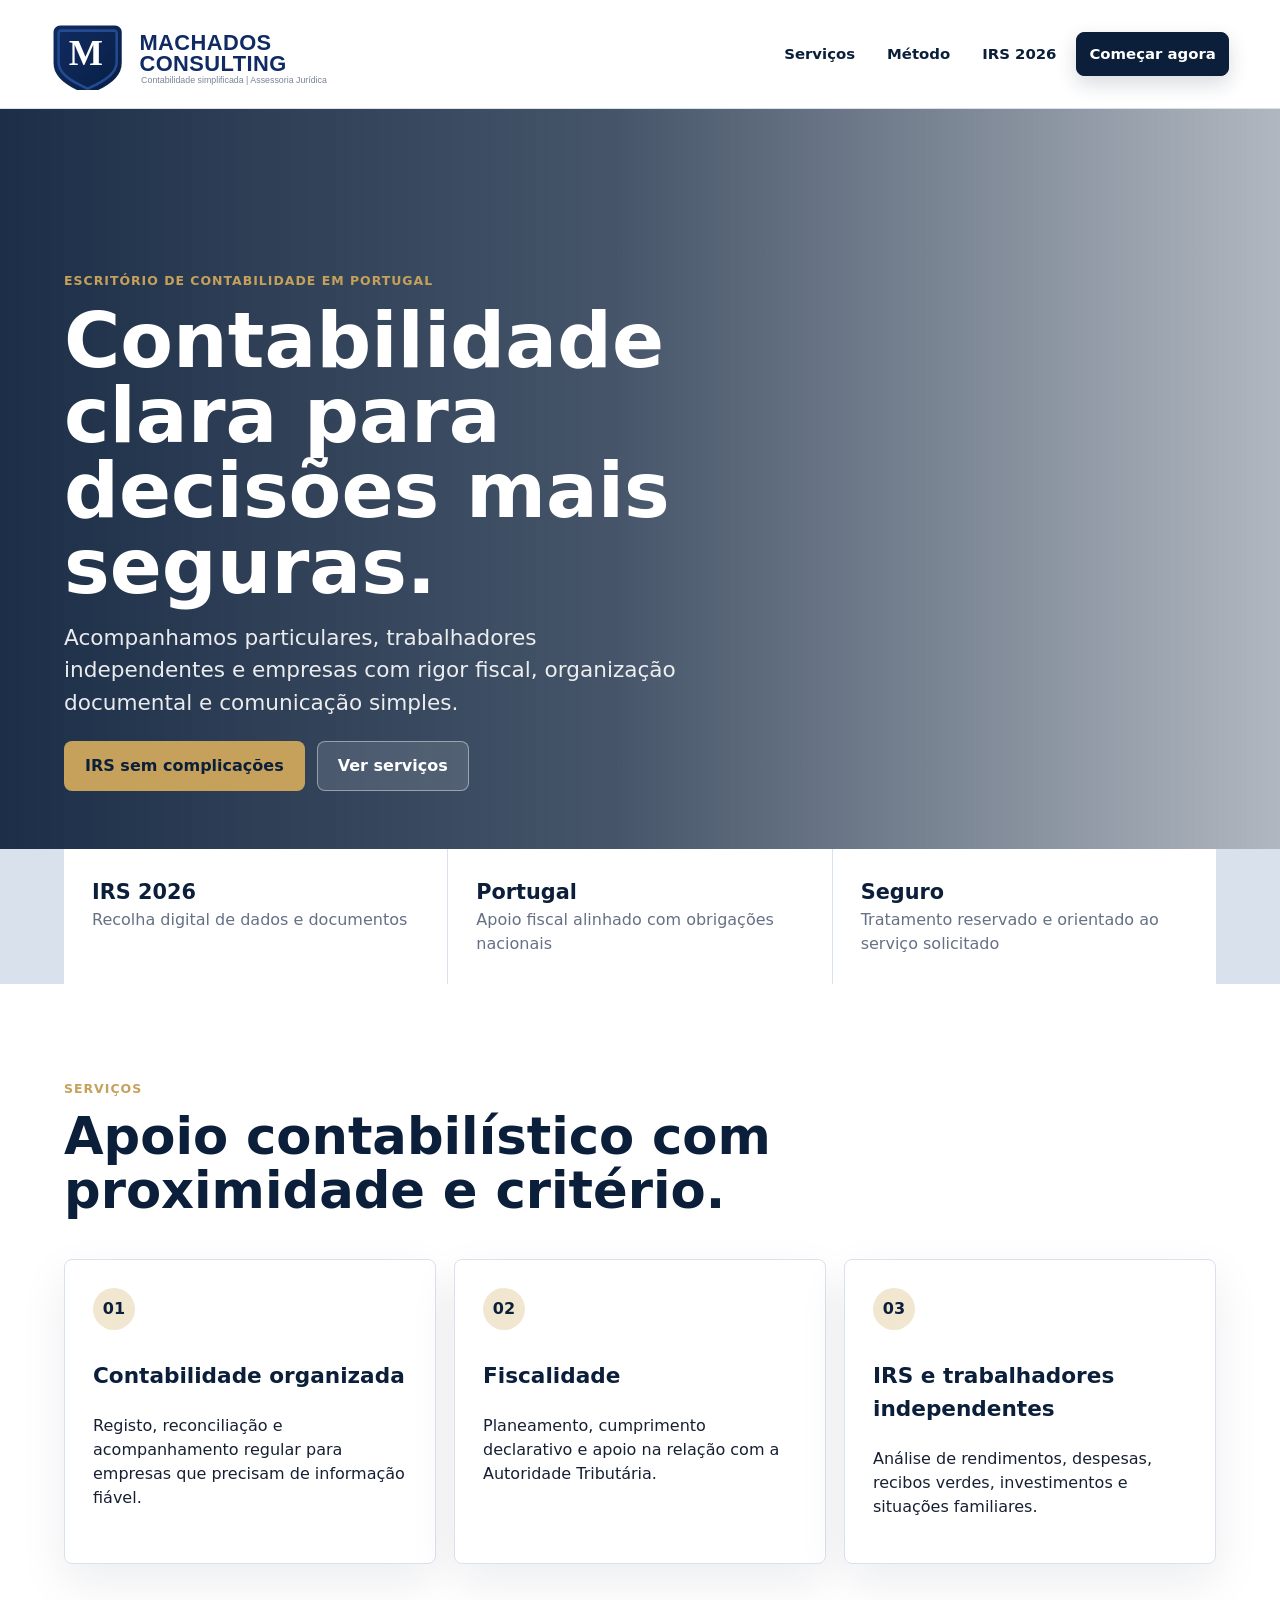
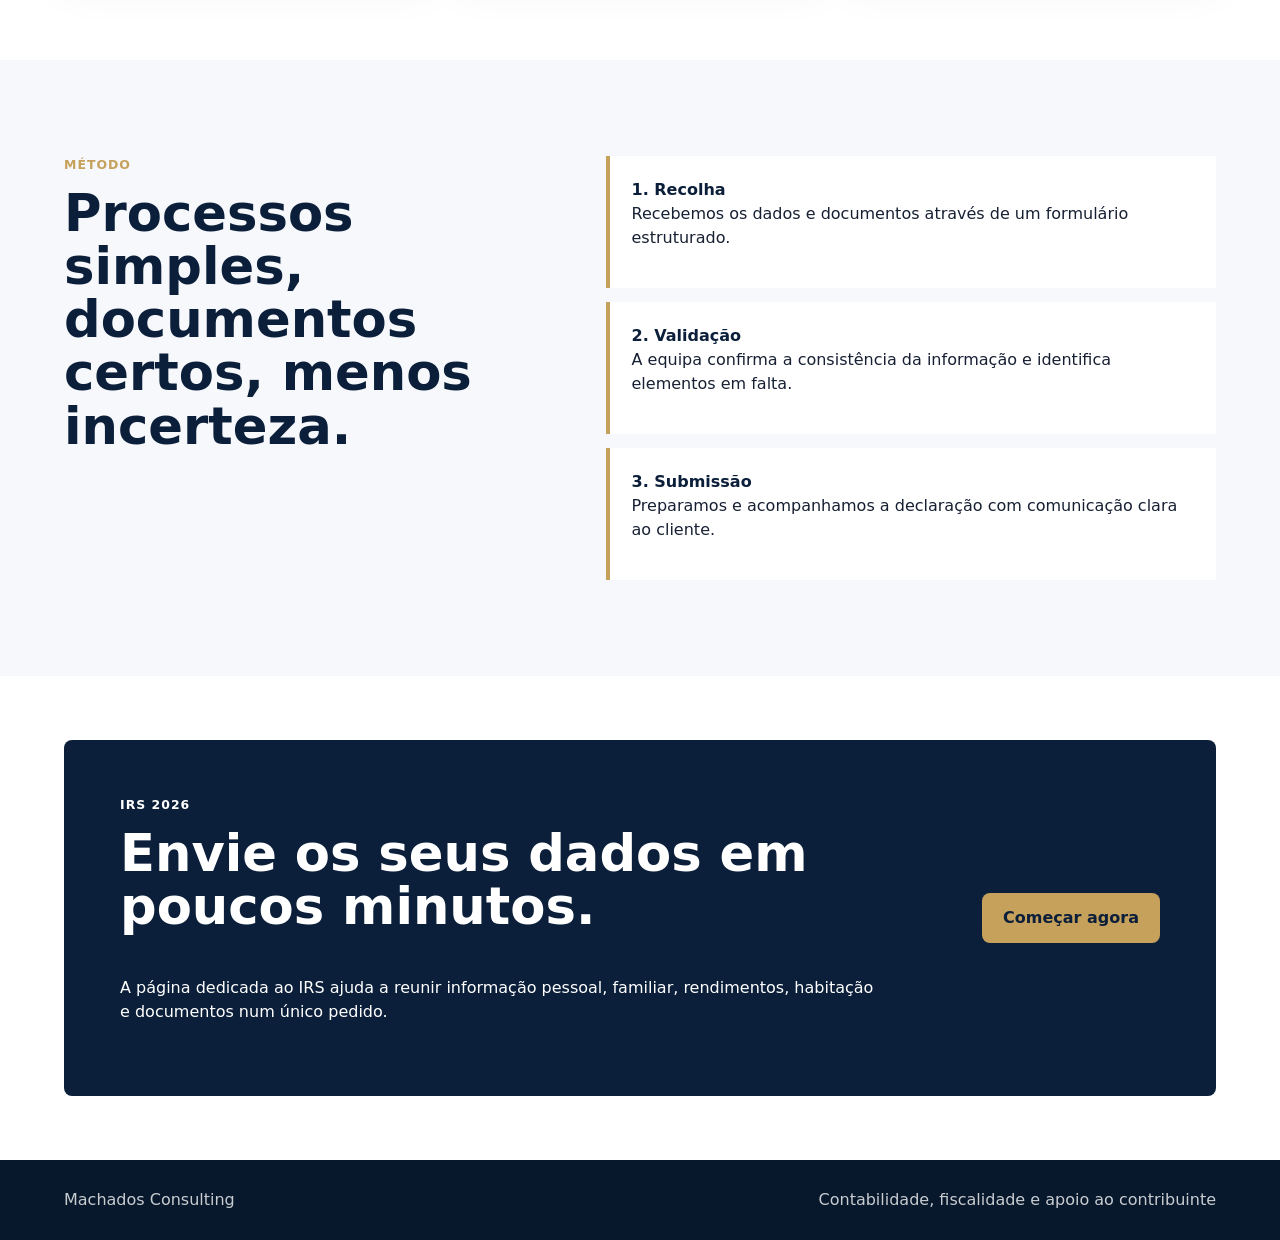
<file: index.html>
<!doctype html>
<html lang="pt-PT">
  <head>
    <meta charset="utf-8">
    <meta name="viewport" content="width=device-width, initial-scale=1">
    <title>Machados Consulting | Contabilidade e Fiscalidade em Portugal</title>
    <meta name="description" content="Machados Consulting presta servi&#231;os de contabilidade, fiscalidade, apoio empresarial e prepara&#231;&#227;o de IRS em Portugal.">
    <link rel="preconnect" href="https://images.unsplash.com">
    <link rel="stylesheet" href="assets/styles.css">
  </head>
  <body class="page-enter">
    <header class="site-header">
      <a class="brand" href="index.html" aria-label="Machados Consulting">
        <svg class="brand-logo" viewBox="0 0 760 170" aria-hidden="true" focusable="false"><defs><linearGradient id="shield-index" x1="0" x2="1" y1="0" y2="1"><stop offset="0" stop-color="#112b63"/><stop offset="1" stop-color="#071f42"/></linearGradient></defs><path d="M22 18h130c9 0 16 7 16 16v72c0 34-29 54-81 77C35 160 6 140 6 106V34c0-9 7-16 16-16Z" fill="url(#shield-index)"/><path d="M24 30h126c3 0 6 3 6 6v68c0 25-21 42-69 64-48-22-69-39-69-64V36c0-3 3-6 6-6Z" fill="none" stroke="#244a91" stroke-width="6"/><text x="42" y="112" fill="#ffffff" font-family="Georgia, 'Times New Roman', serif" font-size="86" font-weight="700">M</text><text x="210" y="76" fill="#102b63" font-family="Arial Black, Arial, Helvetica, sans-serif" font-size="52" font-weight="900" letter-spacing="1">MACHADOS</text><text x="210" y="125" fill="#102b63" font-family="Arial Black, Arial, Helvetica, sans-serif" font-size="52" font-weight="900" letter-spacing="1">CONSULTING</text><text x="214" y="155" fill="#7a8398" font-family="Arial, Helvetica, sans-serif" font-size="21">Contabilidade simplificada | Assessoria Jur&#237;dica</text></svg>
      </a>
      <nav class="nav" aria-label="Navega&#231;&#227;o principal">
        <a href="#servicos">Servi&#231;os</a>
        <a href="#metodo">M&#233;todo</a>
        <a href="irs-2026.html">IRS 2026</a>
        <a class="nav-cta page-link" href="irs-2026.html">Come&#231;ar agora</a>
      </nav>
    </header>

    <main>
      <section class="hero home-hero">
        <div class="hero-media" role="img" aria-label="Mesa de trabalho profissional com documentos financeiros"></div>
        <div class="hero-content">
          <p class="eyebrow">Escrit&#243;rio de contabilidade em Portugal</p>
          <h1>Contabilidade clara para decis&#245;es mais seguras.</h1>
          <p class="hero-copy">Acompanhamos particulares, trabalhadores independentes e empresas com rigor fiscal, organiza&#231;&#227;o documental e comunica&#231;&#227;o simples.</p>
          <div class="hero-actions">
            <a class="button primary page-link" href="irs-2026.html">IRS sem complica&#231;&#245;es</a>
            <a class="button secondary" href="#servicos">Ver servi&#231;os</a>
          </div>
        </div>
      </section>

      <section class="section intro-band" aria-label="Destaques">
        <div class="metric">
          <strong>IRS 2026</strong>
          <span>Recolha digital de dados e documentos</span>
        </div>
        <div class="metric">
          <strong>Portugal</strong>
          <span>Apoio fiscal alinhado com obriga&#231;&#245;es nacionais</span>
        </div>
        <div class="metric">
          <strong>Seguro</strong>
          <span>Tratamento reservado e orientado ao servi&#231;o solicitado</span>
        </div>
      </section>

      <section id="servicos" class="section">
        <div class="section-heading">
          <p class="eyebrow">Servi&#231;os</p>
          <h2>Apoio contabil&#237;stico com proximidade e crit&#233;rio.</h2>
        </div>
        <div class="service-grid">
          <article class="service-card">
            <span class="icon-circle">01</span>
            <h3>Contabilidade organizada</h3>
            <p>Registo, reconcilia&#231;&#227;o e acompanhamento regular para empresas que precisam de informa&#231;&#227;o fi&#225;vel.</p>
          </article>
          <article class="service-card">
            <span class="icon-circle">02</span>
            <h3>Fiscalidade</h3>
            <p>Planeamento, cumprimento declarativo e apoio na rela&#231;&#227;o com a Autoridade Tribut&#225;ria.</p>
          </article>
          <article class="service-card">
            <span class="icon-circle">03</span>
            <h3>IRS e trabalhadores independentes</h3>
            <p>An&#225;lise de rendimentos, despesas, recibos verdes, investimentos e situa&#231;&#245;es familiares.</p>
          </article>
        </div>
      </section>

      <section id="metodo" class="section split-section">
        <div>
          <p class="eyebrow">M&#233;todo</p>
          <h2>Processos simples, documentos certos, menos incerteza.</h2>
        </div>
        <div class="process-list">
          <div>
            <strong>1. Recolha</strong>
            <p>Recebemos os dados e documentos atrav&#233;s de um formul&#225;rio estruturado.</p>
          </div>
          <div>
            <strong>2. Valida&#231;&#227;o</strong>
            <p>A equipa confirma a consist&#234;ncia da informa&#231;&#227;o e identifica elementos em falta.</p>
          </div>
          <div>
            <strong>3. Submiss&#227;o</strong>
            <p>Preparamos e acompanhamos a declara&#231;&#227;o com comunica&#231;&#227;o clara ao cliente.</p>
          </div>
        </div>
      </section>

      <section class="cta-band">
        <div>
          <p class="eyebrow">IRS 2026</p>
          <h2>Envie os seus dados em poucos minutos.</h2>
          <p>A p&#225;gina dedicada ao IRS ajuda a reunir informa&#231;&#227;o pessoal, familiar, rendimentos, habita&#231;&#227;o e documentos num &#250;nico pedido.</p>
        </div>
        <a class="button primary page-link" href="irs-2026.html">Come&#231;ar agora</a>
      </section>
    </main>

    <footer class="site-footer">
      <span>Machados Consulting</span>
      <span>Contabilidade, fiscalidade e apoio ao contribuinte</span>
    </footer>
    <script src="assets/script.js"></script>
  </body>
</html>
</file>
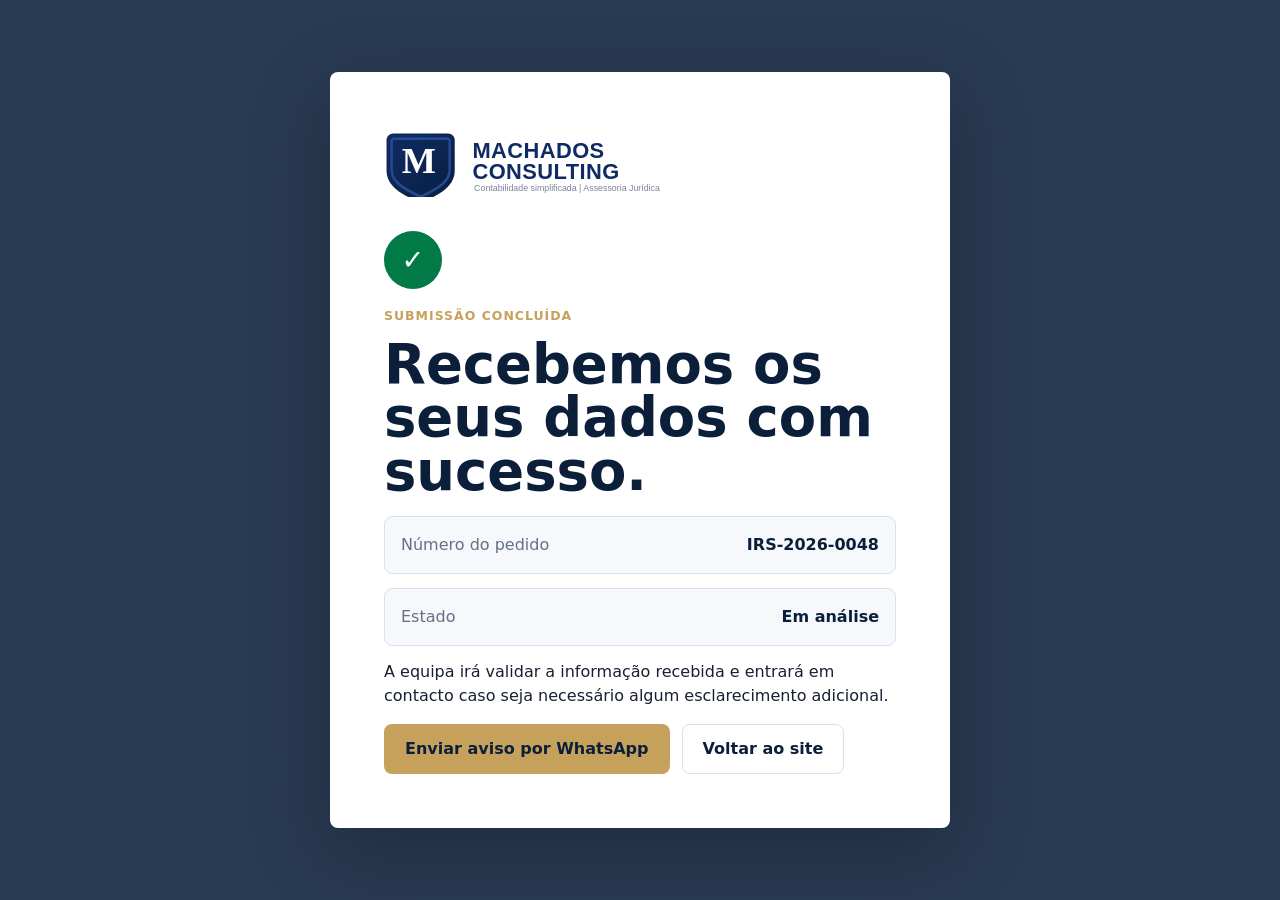
<file: confirmacao.html>
<!doctype html>
<html lang="pt-PT">
  <head>
    <meta charset="utf-8">
    <meta name="viewport" content="width=device-width, initial-scale=1">
    <title>Submiss&#227;o conclu&#237;da | Machados Consulting</title>
    <link rel="stylesheet" href="assets/styles.css">
  </head>
  <body class="confirmation-page page-enter">
    <main class="confirmation-wrap">
      <section class="confirmation-card">
        <a class="brand confirmation-brand page-link" href="index.html" aria-label="Machados Consulting">
          <svg class="brand-logo" viewBox="0 0 760 170" aria-hidden="true" focusable="false"><defs><linearGradient id="shield-confirmacao" x1="0" x2="1" y1="0" y2="1"><stop offset="0" stop-color="#112b63"/><stop offset="1" stop-color="#071f42"/></linearGradient></defs><path d="M22 18h130c9 0 16 7 16 16v72c0 34-29 54-81 77C35 160 6 140 6 106V34c0-9 7-16 16-16Z" fill="url(#shield-confirmacao)"/><path d="M24 30h126c3 0 6 3 6 6v68c0 25-21 42-69 64-48-22-69-39-69-64V36c0-3 3-6 6-6Z" fill="none" stroke="#244a91" stroke-width="6"/><text x="42" y="112" fill="#ffffff" font-family="Georgia, 'Times New Roman', serif" font-size="86" font-weight="700">M</text><text x="210" y="76" fill="#102b63" font-family="Arial Black, Arial, Helvetica, sans-serif" font-size="52" font-weight="900" letter-spacing="1">MACHADOS</text><text x="210" y="125" fill="#102b63" font-family="Arial Black, Arial, Helvetica, sans-serif" font-size="52" font-weight="900" letter-spacing="1">CONSULTING</text><text x="214" y="155" fill="#7a8398" font-family="Arial, Helvetica, sans-serif" font-size="21">Contabilidade simplificada | Assessoria Jur&#237;dica</text></svg>
        </a>
        <div class="success-mark" aria-hidden="true">&#10003;</div>
        <p class="eyebrow">Submiss&#227;o conclu&#237;da</p>
        <h1>Recebemos os seus dados com sucesso.</h1>
        <div class="request-box">
          <span>N&#250;mero do pedido</span>
          <strong id="request-number">IRS-2026-0048</strong>
        </div>
        <div class="request-box">
          <span>Estado</span>
          <strong>Em an&#225;lise</strong>
        </div>
        <p>A equipa ir&#225; validar a informa&#231;&#227;o recebida e entrar&#225; em contacto caso seja necess&#225;rio algum esclarecimento adicional.</p>
        <div class="confirmation-actions">
          <a class="button primary" id="whatsapp-confirmation" href="https://wa.me/351921176038" target="_blank" rel="noopener">Enviar aviso por WhatsApp</a>
          <a class="button secondary on-light page-link" href="index.html">Voltar ao site</a>
        </div>
      </section>
    </main>
    <script>
      const savedRequest = sessionStorage.getItem("irsRequestNumber");
      if (savedRequest) {
        document.getElementById("request-number").textContent = savedRequest;
      }
      const requestNumber = savedRequest || "IRS-2026-0048";
      const message = `Olá Machados Consulting, submeti o pedido de IRS 2026. Número do pedido: ${requestNumber}.`;
      document.getElementById("whatsapp-confirmation").href = `https://wa.me/351921176038?text=${encodeURIComponent(message)}`;
    </script>
    <script src="assets/script.js"></script>
  </body>
</html>
</file>
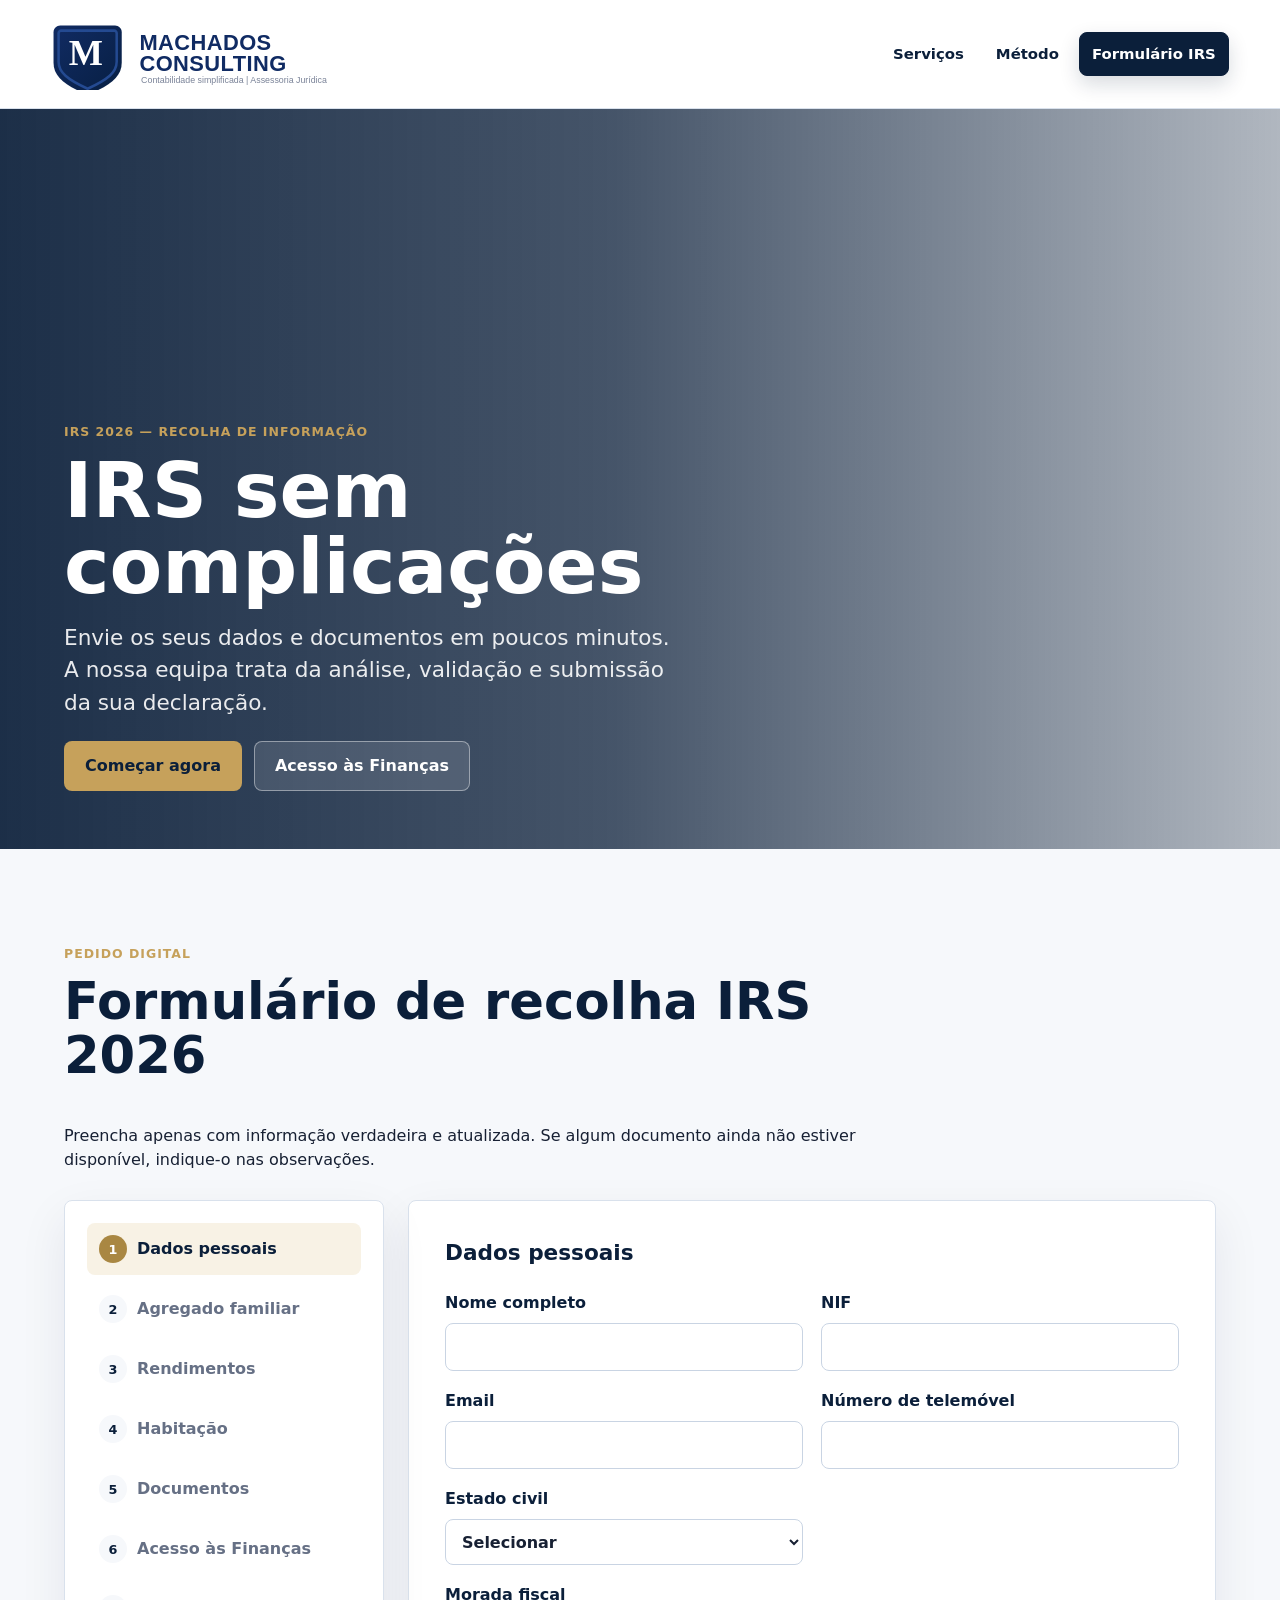
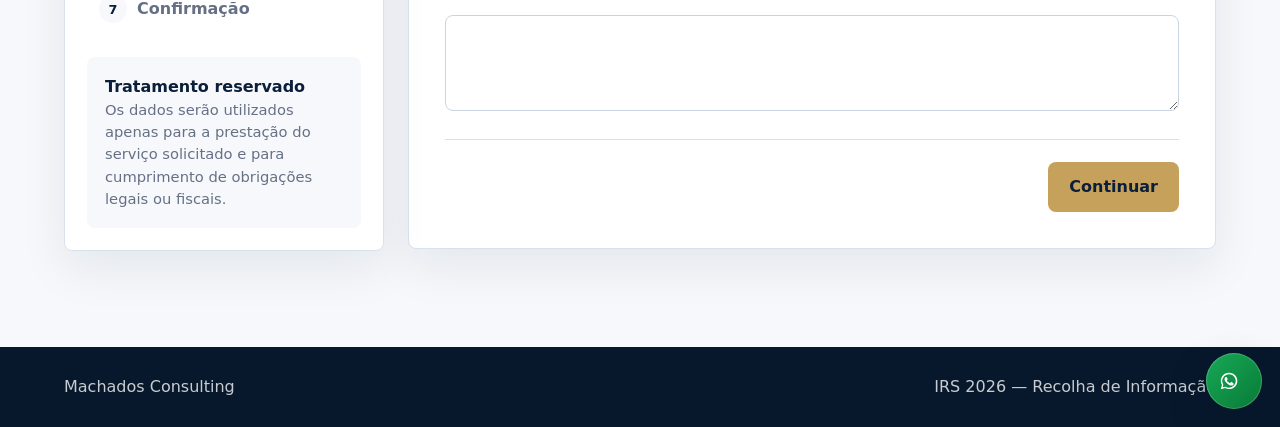
<file: irs-2026.html>
<!doctype html>
<html lang="pt-PT">
  <head>
    <meta charset="utf-8">
    <meta name="viewport" content="width=device-width, initial-scale=1">
    <title>IRS 2026 &#8212; Recolha de Informa&#231;&#227;o | Machados Consulting</title>
    <meta name="description" content="Envie os dados e documentos necess&#225;rios para a prepara&#231;&#227;o da declara&#231;&#227;o de IRS 2026 pela Machados Consulting.">
    <link rel="stylesheet" href="assets/styles.css">
  </head>
  <body class="page-enter">
    <header class="site-header">
      <a class="brand page-link" href="index.html" aria-label="Machados Consulting">
        <svg class="brand-logo" viewBox="0 0 760 170" aria-hidden="true" focusable="false"><defs><linearGradient id="shield-irs" x1="0" x2="1" y1="0" y2="1"><stop offset="0" stop-color="#112b63"/><stop offset="1" stop-color="#071f42"/></linearGradient></defs><path d="M22 18h130c9 0 16 7 16 16v72c0 34-29 54-81 77C35 160 6 140 6 106V34c0-9 7-16 16-16Z" fill="url(#shield-irs)"/><path d="M24 30h126c3 0 6 3 6 6v68c0 25-21 42-69 64-48-22-69-39-69-64V36c0-3 3-6 6-6Z" fill="none" stroke="#244a91" stroke-width="6"/><text x="42" y="112" fill="#ffffff" font-family="Georgia, 'Times New Roman', serif" font-size="86" font-weight="700">M</text><text x="210" y="76" fill="#102b63" font-family="Arial Black, Arial, Helvetica, sans-serif" font-size="52" font-weight="900" letter-spacing="1">MACHADOS</text><text x="210" y="125" fill="#102b63" font-family="Arial Black, Arial, Helvetica, sans-serif" font-size="52" font-weight="900" letter-spacing="1">CONSULTING</text><text x="214" y="155" fill="#7a8398" font-family="Arial, Helvetica, sans-serif" font-size="21">Contabilidade simplificada | Assessoria Jur&#237;dica</text></svg>
      </a>
      <nav class="nav" aria-label="Navega&#231;&#227;o principal">
        <a class="page-link" href="index.html#servicos">Servi&#231;os</a>
        <a class="page-link" href="index.html#metodo">M&#233;todo</a>
        <a class="nav-cta" href="#formulario">Formul&#225;rio IRS</a>
      </nav>
    </header>

    <main>
      <section class="hero irs-hero">
        <div class="hero-media" role="img" aria-label="Documentos fiscais e calculadora numa secret&#225;ria"></div>
        <div class="hero-content">
          <p class="eyebrow">IRS 2026 &#8212; Recolha de Informa&#231;&#227;o</p>
          <h1>IRS sem complica&#231;&#245;es</h1>
          <p class="hero-copy">Envie os seus dados e documentos em poucos minutos. A nossa equipa trata da an&#225;lise, valida&#231;&#227;o e submiss&#227;o da sua declara&#231;&#227;o.</p>
          <div class="hero-actions">
            <a class="button primary" href="#formulario">Come&#231;ar agora</a>
            <a class="button secondary" href="#acesso-financas">Acesso &#224;s Finan&#231;as</a>
          </div>
        </div>
      </section>

      <section class="section form-shell" id="formulario">
        <div class="form-intro">
          <p class="eyebrow">Pedido digital</p>
          <h2>Formul&#225;rio de recolha IRS 2026</h2>
          <p>Preencha apenas com informa&#231;&#227;o verdadeira e atualizada. Se algum documento ainda n&#227;o estiver dispon&#237;vel, indique-o nas observa&#231;&#245;es.</p>
        </div>

        <div class="form-layout">
          <aside class="steps-panel" aria-label="Etapas do formul&#225;rio">
            <ol class="step-list">
              <li class="active" data-step-label="1">Dados pessoais</li>
              <li data-step-label="2">Agregado familiar</li>
              <li data-step-label="3">Rendimentos</li>
              <li data-step-label="4">Habita&#231;&#227;o</li>
              <li data-step-label="5">Documentos</li>
              <li data-step-label="6">Acesso &#224;s Finan&#231;as</li>
              <li data-step-label="7">Confirma&#231;&#227;o</li>
            </ol>
            <div class="secure-note">
              <strong>Tratamento reservado</strong>
              <p>Os dados ser&#227;o utilizados apenas para a presta&#231;&#227;o do servi&#231;o solicitado e para cumprimento de obriga&#231;&#245;es legais ou fiscais.</p>
            </div>
          </aside>

          <form class="irs-form" name="irs-2026" method="post" action="https://api.web3forms.com/submit" enctype="multipart/form-data" data-email-provider="web3forms" data-netlify="true" data-netlify-honeypot="empresa" novalidate>
            <input type="hidden" name="form-name" value="irs-2026">
            <input type="hidden" name="access_key" value="4f3b6ca8-a4aa-438c-8d00-9a5a49297050">
            <input type="hidden" name="subject" value="Novo pedido IRS 2026 - Machados Consulting">
            <input type="hidden" name="from_name" value="Machados Consulting">
            <input type="hidden" name="redirect" value="https://barretomen.github.io/Consulting-machado/confirmacao.html">
            <input type="hidden" name="numero_pedido" value="">
            <input type="hidden" name="contacto_whatsapp" value="+351 921 176 038">
            <input type="checkbox" name="botcheck" class="hidden-field" tabindex="-1" autocomplete="off">
            <p class="hidden-field">
              <label>Empresa <input name="empresa"></label>
            </p>

            <section class="form-step active" data-step="1" aria-labelledby="step-1-title">
              <h3 id="step-1-title">Dados pessoais</h3>
              <div class="field-grid">
                <label>Nome completo
                  <input type="text" name="nome" autocomplete="name" required>
                  <span class="error-message">Indique o nome completo.</span>
                </label>
                <label>NIF
                  <input type="text" name="nif" inputmode="numeric" pattern="[0-9]{9}" maxlength="9" required>
                  <span class="error-message">Indique um NIF com 9 d&#237;gitos.</span>
                </label>
                <label>Email
                  <input type="email" name="email" autocomplete="email" required>
                  <span class="error-message">Indique um email v&#225;lido.</span>
                </label>
                <label>N&#250;mero de telem&#243;vel
                  <input type="tel" name="telemovel" autocomplete="tel" required>
                  <span class="error-message">Indique um contacto telef&#243;nico.</span>
                </label>
                <label>Estado civil
                  <select name="estado_civil" required>
                    <option value="">Selecionar</option>
                    <option>Solteiro/a</option>
                    <option>Casado/a</option>
                    <option>Uni&#227;o de facto</option>
                    <option>Divorciado/a</option>
                    <option>Vi&#250;vo/a</option>
                  </select>
                  <span class="error-message">Selecione o estado civil.</span>
                </label>
                <label class="wide">Morada fiscal
                  <textarea name="morada_fiscal" rows="3" required></textarea>
                  <span class="error-message">Indique a morada fiscal.</span>
                </label>
              </div>
            </section>

            <section class="form-step" data-step="2" aria-labelledby="step-2-title">
              <h3 id="step-2-title">Agregado familiar</h3>
              <div class="field-grid">
                <label>C&#244;njuge
                  <input type="text" name="conjuge" placeholder="Nome e NIF, se aplic&#225;vel">
                </label>
                <label>Situa&#231;&#227;o do agregado
                  <select name="situacao_agregado">
                    <option value="">Selecionar</option>
                    <option>Sem dependentes</option>
                    <option>Com dependentes</option>
                    <option>Guarda partilhada</option>
                    <option>Alterado em 2025</option>
                  </select>
                </label>
                <div class="wide dependents-manager">
                  <div class="dependent-header">
                    <div>
                      <strong>Dependentes e filhos</strong>
                      <p>Adicione um registo por cada dependente para evitar informa&#231;&#227;o junta no mesmo campo.</p>
                    </div>
                    <button class="button secondary add-dependent" type="button">Adicionar dependente</button>
                  </div>
                  <div class="dependent-list" data-dependent-list></div>
                  <template id="dependent-template">
                    <article class="dependent-card">
                      <div class="dependent-card-title">
                        <strong>Dependente <span data-dependent-number>1</span></strong>
                        <button type="button" class="remove-dependent" aria-label="Remover dependente">Remover</button>
                      </div>
                      <div class="field-grid compact-grid">
                        <label>Nome completo
                          <input type="text" data-dependent-field="nome" placeholder="Nome do dependente">
                        </label>
                        <label>Parentesco
                          <select data-dependent-field="parentesco">
                            <option value="">Selecionar</option>
                            <option>Filho/a</option>
                            <option>Enteado/a</option>
                            <option>Dependente em guarda partilhada</option>
                            <option>Outro dependente</option>
                          </select>
                        </label>
                        <label>NIF do dependente
                          <input type="text" data-dependent-field="nif" inputmode="numeric" maxlength="9" pattern="[0-9]{9}" placeholder="Ex.: 245678901">
                        </label>
                        <label>Palavra-passe das Finan&#231;as
                          <input type="password" data-dependent-field="senha" autocomplete="off" placeholder="Ex.: IRS2026-Seguro">
                        </label>
                        <label>Data de nascimento
                          <input type="date" data-dependent-field="nascimento">
                        </label>
                        <label>Situa&#231;&#227;o
                          <select data-dependent-field="situacao">
                            <option value="">Selecionar</option>
                            <option>Dependente durante todo o ano</option>
                            <option>Dependente apenas parte do ano</option>
                            <option>Guarda partilhada</option>
                          </select>
                        </label>
                      </div>
                    </article>
                  </template>
                </div>
                <label class="wide">Altera&#231;&#245;es familiares em 2025
                  <textarea name="alteracoes_familiares" rows="4" placeholder="Casamento, div&#243;rcio, nascimento, guarda partilhada, mudan&#231;a de resid&#234;ncia fiscal ou outras altera&#231;&#245;es relevantes"></textarea>
                </label>
              </div>
            </section>

            <section class="form-step" data-step="3" aria-labelledby="step-3-title">
              <h3 id="step-3-title">Rendimentos</h3>

              <div class="guidance-combo" aria-label="Orientações sobre rendimentos">
                <article class="guidance-card">
                  <strong>Trabalhou em 2025?</strong>
                  <p>Se trabalhou com contrato ou recibos verdes, selecione a opção abaixo. A declaração de rendimentos e outros comprovativos devem ser enviados no passo 5, em <strong>Documentos</strong>.</p>
                </article>
                <article class="guidance-card">
                  <strong>Investimentos</strong>
                  <p>Se utilizou XTB, Trading 212, Degiro ou outra plataforma, assinale a opção de investimentos. A equipa confirma consigo a documentação necessária e o valor aplicável.</p>
                </article>
                <article class="guidance-card">
                  <strong>Outras informações importantes</strong>
                  <p>Indique no campo de observações situações como IRS Jovem, subsídio de arrendamento, incapacidade, rendimentos no estrangeiro, filhos, cônjuge ou alterações fiscais.</p>
                </article>
              </div>

              <div class="option-section">
                <p class="option-title">Selecione os tipos de rendimento que teve em 2025</p>
                <div class="checkbox-grid">
                  <label><input type="checkbox" name="rendimentos[]" value="Trabalho por conta de outrem"> Trabalho por conta de outrem</label>
                  <label><input type="checkbox" name="rendimentos[]" value="Recibos verdes"> Recibos verdes</label>
                  <label><input type="checkbox" name="rendimentos[]" value="Pensões"> Pensões</label>
                  <label><input type="checkbox" name="rendimentos[]" value="Rendas"> Rendas</label>
                  <label><input type="checkbox" name="rendimentos[]" value="Rendimentos no estrangeiro"> Rendimentos no estrangeiro</label>
                  <label><input type="checkbox" name="rendimentos[]" value="Investimentos"> Investimentos em XTB, Trading 212, Degiro ou outras plataformas</label>
                </div>
              </div>

              <label class="stacked notes-field">Observações e outras informações importantes
                <textarea name="observacoes_rendimentos" rows="6" placeholder="Indique entidades pagadoras, plataformas de investimento, países, valores aproximados, IRS Jovem, subsídios, incapacidade, documentos que irá anexar no passo 5 ou qualquer situação fiscal relevante."></textarea>
              </label>
            </section>

            <section class="form-step" data-step="4" aria-labelledby="step-4-title">
              <h3 id="step-4-title">Habitação</h3>

              <div class="guidance-combo guidance-combo-one" aria-label="Orientações sobre habitação">
                <article class="guidance-card">
                  <strong>Arrendamento em 2025</strong>
                  <p>Indique apenas o valor total efetivamente pago por si em 2025. Exemplo: renda de 800€, sua parte de 400€, paga por 6 meses = 2400€.</p>
                </article>
              </div>

              <div class="option-section">
                <p class="option-title">Selecione as situações relacionadas com a sua habitação</p>
                <div class="checkbox-grid">
                  <label><input type="checkbox" name="habitacao[]" value="Arrendamento"> Arrendamento</label>
                  <label><input type="checkbox" name="habitacao[]" value="Crédito habitação"> Crédito habitação</label>
                  <label><input type="checkbox" name="habitacao[]" value="Recibos de renda"> Recibos de renda</label>
                  <label><input type="checkbox" name="habitacao[]" value="Despesas associadas"> Despesas associadas</label>
                </div>
              </div>

              <div class="field-grid">
                <label>Valor total pago por si em arrendamento em 2025
                  <input type="number" name="total_arrendamento_2025" min="0" step="0.01" placeholder="Ex.: 2400">
                </label>
                <label>Tem contrato de arrendamento registado nas Finanças?
                  <select name="contrato_arrendamento_financas">
                    <option value="">Selecionar</option>
                    <option>Sim</option>
                    <option>Não</option>
                    <option>Não sei confirmar</option>
                  </select>
                </label>
              </div>
              <label class="stacked notes-field">Detalhes relevantes sobre habitação
                <textarea name="observacoes_habitacao" rows="5" placeholder="Indique moradas, datas, contratos, juros, recibos, valores pagos ou despesas que possam ser relevantes para a declaração."></textarea>
              </label>
            </section>

            <section class="form-step" data-step="5" aria-labelledby="step-5-title">
              <h3 id="step-5-title">Documentos</h3>
              <div class="upload-box">
                <label for="documentos">Documentos do IRS</label>
                <p>Para garantir a entrega do pedido por email, este formulário envia primeiro as informações preenchidas. Os documentos devem ser enviados pelo WhatsApp da Machados Consulting após a submissão, especialmente declarações de rendimentos, recibos, comprovativos de habitação e declarações de investimento.</p>
                <a class="button primary proof-button" href="https://wa.me/351921176038?text=Ol%C3%A1%20Machados%20Consulting%2C%20vou%20enviar%20os%20documentos%20do%20meu%20IRS%202026." target="_blank" rel="noopener">Enviar documentos por WhatsApp</a>
                <input id="documentos" class="hidden-field" type="file" name="documentos[]" multiple accept=".pdf,.jpg,.jpeg,.png,.docx,.xlsx,application/pdf,image/jpeg,image/png,application/vnd.openxmlformats-officedocument.wordprocessingml.document,application/vnd.openxmlformats-officedocument.spreadsheetml.sheet" disabled>
                <ul class="file-list" aria-live="polite"></ul>
              </div>
              <label class="stacked">Documentos em falta
                <textarea name="documentos_em_falta" rows="4" placeholder="Se ainda vai enviar algum documento, indique aqui."></textarea>
              </label>
            </section>

            <section class="form-step finance-access-step" data-step="6" aria-labelledby="step-6-title" id="acesso-financas">
              <h3 id="step-6-title">Acesso &#224;s Finan&#231;as</h3>
              <div class="info-panel">
                <p>Para preparar e submeter a declara&#231;&#227;o, a Machados Consulting poder&#225; necessitar de consultar informa&#231;&#227;o dispon&#237;vel no Portal das Finan&#231;as.</p>
                <p>O cliente pode autorizar o escrit&#243;rio atrav&#233;s do Portal das Finan&#231;as, sempre que aplic&#225;vel, ou fornecer temporariamente os dados de acesso atrav&#233;s de um canal seguro indicado pela equipa. Nunca envie palavras-passe por canais n&#227;o protegidos.</p>
              </div>
              <label class="stacked">Op&#231;&#227;o preferida
                <select name="acesso_financas" required>
                  <option value="">Selecionar</option>
                  <option>Autoriza&#231;&#227;o atrav&#233;s do Portal das Finan&#231;as</option>
                  <option>Envio tempor&#225;rio de dados por canal seguro</option>
                  <option>Pretendo ser contactado/a para confirmar o procedimento</option>
                </select>
                <span class="error-message">Selecione uma op&#231;&#227;o.</span>
              </label>
            </section>

            <section class="form-step" data-step="7" aria-labelledby="step-7-title">
              <h3 id="step-7-title">Confirmação</h3>

              <div class="privacy-box">
                <strong>Proteção de dados</strong>
                <p>Ao submeter este formulário, declara que autoriza a Machados Consulting a tratar os dados fornecidos exclusivamente para efeitos de análise, preparação e submissão da declaração de IRS, nos termos da legislação aplicável em matéria fiscal e de proteção de dados.</p>
                <p>Os seus dados serão utilizados apenas para a prestação do serviço solicitado e não serão partilhados com terceiros, exceto quando necessário para cumprimento de obrigações legais ou fiscais.</p>
              </div>

              <div class="consent-group">
                <label class="consent"><input type="checkbox" name="consentimento_dados" required> Autorizo o tratamento dos dados pessoais para os fins indicados.</label>
                <label class="consent"><input type="checkbox" name="confirmacao_verdade" required> Confirmo que as informações prestadas são verdadeiras e completas.</label>
              </div>

              <div class="contact-routing">
                <strong>Notificações do pedido</strong>
                <p>Após a confirmação do pagamento, o pedido será enviado para <a href="mailto:imjoaobarreto@gmail.com">imjoaobarreto@gmail.com</a> e será aberta uma mensagem WhatsApp pré-preenchida para <a href="https://wa.me/351921176038" target="_blank" rel="noopener">+351 921 176 038</a>.</p>
              </div>

              <div class="payment-panel">
                <h4>Pagamento e finalização</h4>
                <p><strong>Tabela de valores de IRS:</strong> Individual, solteiro/a: 25€. Declaração conjunta, casados: 45€.</p>
                <p><strong>Dados para pagamento:</strong> MB WAY: 932 642 940. IBAN: PT50 0023 0000 4566 0656 9359 4. Titular: Roseane Assis.</p>
                <p>A validação e análise da declaração inicia-se após a confirmação do pagamento. Prazo de entrega estimado: 72 horas úteis.</p>
              </div>

              <div class="field-grid">
                <label>IBAN da conta de origem, se aplicável
                  <input type="text" name="iban_origem_pagamento" class="iban-field" placeholder="Ex.: PT50 0000 0000 0000 0000 0000 0" pattern="PT50\s?\d{4}\s?\d{4}\s?\d{4}\s?\d{4}\s?\d{4}\s?\d" title="Indique um IBAN português no formato PT50 0000 0000 0000 0000 0000 0">
                  <span class="error-message">Indique um IBAN válido no formato PT50 0000 0000 0000 0000 0000 0.</span>
                </label>
                <label>Nome do titular da conta de origem, se o pagamento for feito por outra pessoa
                  <input type="text" name="titular_pagamento" placeholder="Nome completo do titular da conta">
                </label>
              </div>
            </section>

            <span class="form-error" aria-live="polite"></span>
            <div class="form-actions">
              <button class="button secondary prev-step" type="button">Anterior</button>
              <button class="button primary next-step" type="button">Continuar</button>
              <button class="button primary submit-step" type="submit">Avançar para pagamento</button>
            </div>
          </form>
        </div>
      </section>
    </main>



    <div class="payment-overlay" role="dialog" aria-modal="true" aria-labelledby="payment-title" aria-hidden="true">
      <div class="payment-dialog">
        <div class="payment-spinner" aria-hidden="true"></div>
        <p class="eyebrow">Último passo</p>
        <h2 id="payment-title">Aguardando o pagamento</h2>
        <p>Faça o pagamento por MB WAY ou IBAN. Esta tela é apenas uma etapa visual de confirmação: quando terminar o pagamento, clique no botão abaixo para enviar o pedido por email e abrir o WhatsApp com a mensagem preenchida.</p>
        <div class="payment-details-mini">
          <span><strong>MB WAY:</strong> 932 642 940</span>
          <span><strong>IBAN:</strong> PT50 0023 0000 4566 0656 9359 4</span>
        </div>
        <button class="button primary payment-done" type="button">Já realizei o pagamento, submeter pedido</button>
        <button class="button secondary payment-cancel" type="button">Voltar ao formulário</button>
      </div>
    </div>
    <footer class="site-footer">
      <span>Machados Consulting</span>
      <span>IRS 2026 &#8212; Recolha de Informa&#231;&#227;o</span>
    </footer>
    <a class="whatsapp-float" href="https://wa.me/351921176038?text=Ol%C3%A1%20Machados%20Consulting%2C%20pretendo%20apoio%20com%20o%20IRS%202026." target="_blank" rel="noopener" aria-label="Para outras d&#250;vidas contacte-nos por WhatsApp">
      <span class="whatsapp-icon" aria-hidden="true">
        <svg viewBox="0 0 32 32" role="img">
          <path d="M16 4a11.8 11.8 0 0 0-10.2 17.8L4 28l6.4-1.7A11.9 11.9 0 1 0 16 4Zm0 21.8c-1.8 0-3.5-.5-5-1.4l-.4-.2-3.8 1 1-3.7-.2-.4A9.8 9.8 0 1 1 16 25.8Zm5.4-7.3c-.3-.2-1.8-.9-2.1-1s-.5-.2-.7.2-.8 1-1 1.2-.4.2-.7.1a8 8 0 0 1-2.3-1.4 8.6 8.6 0 0 1-1.6-2c-.2-.3 0-.5.1-.7l.5-.6c.2-.2.2-.4.3-.6s0-.4 0-.6-.7-1.7-1-2.3c-.3-.6-.5-.5-.7-.5h-.6c-.2 0-.6.1-.9.4s-1.2 1.2-1.2 2.8 1.2 3.2 1.3 3.4c.2.2 2.3 3.5 5.6 4.9.8.3 1.4.5 1.9.7.8.2 1.5.2 2.1.1.6-.1 1.8-.7 2.1-1.5.3-.7.3-1.4.2-1.5-.1-.2-.3-.3-.6-.5Z"/>
        </svg>
      </span>
      <span>Para outras d&#250;vidas contacte-nos.</span>
    </a>
    <script src="assets/script.js?v=20260525-emailblocks2"></script>
  </body>
</html>
</file>
<file: assets/styles.css>
:root {
  --navy: #0b1f3a;
  --navy-soft: #13365f;
  --gold: #c6a15b;
  --gold-dark: #a98742;
  --white: #ffffff;
  --paper: #f6f8fb;
  --line: #d9e1ec;
  --muted: #667085;
  --text: #172033;
  --danger: #b42318;
  --success: #027a48;
  font-family: Inter, ui-sans-serif, system-ui, -apple-system, BlinkMacSystemFont, "Segoe UI", sans-serif;
}

* {
  box-sizing: border-box;
}

html {
  scroll-behavior: smooth;
}

body {
  margin: 0;
  color: var(--text);
  background: var(--white);
  line-height: 1.5;
}

.page-enter {
  animation: page-enter 520ms ease both;
}

.page-exit {
  animation: page-exit 380ms ease both;
}

@keyframes page-enter {
  from {
    opacity: 0;
    transform: translateX(28px);
  }

  to {
    opacity: 1;
    transform: translateX(0);
  }
}

@keyframes page-exit {
  to {
    opacity: 0;
    transform: translateX(-34px);
  }
}

a {
  color: inherit;
  text-decoration: none;
}

.site-header {
  position: sticky;
  top: 0;
  z-index: 20;
  display: flex;
  align-items: center;
  justify-content: space-between;
  gap: 24px;
  padding: 18px clamp(18px, 4vw, 56px);
  background: rgba(255, 255, 255, 0.94);
  border-bottom: 1px solid var(--line);
  backdrop-filter: blur(16px);
}

.brand {
  display: inline-flex;
  align-items: center;
  gap: 12px;
  min-width: 230px;
}

.brand-logo {
  display: block;
  width: clamp(230px, 25vw, 330px);
  height: auto;
}

.brand-mark {
  display: grid;
  width: 44px;
  height: 44px;
  place-items: center;
  color: var(--white);
  background: var(--navy);
  border: 2px solid var(--gold);
  border-radius: 8px;
  font-weight: 800;
  letter-spacing: 0;
}

.brand strong,
.brand small {
  display: block;
}

.brand strong {
  color: var(--navy);
  font-size: 1rem;
}

.brand small {
  color: var(--muted);
  font-size: 0.77rem;
}

.brand:has(.brand-mark) {
  gap: 14px;
}

.brand:has(.brand-mark) .brand-mark {
  width: 58px;
  height: 58px;
  border-radius: 10px 10px 18px 18px;
  font-family: Georgia, "Times New Roman", serif;
  font-size: 1.75rem;
  box-shadow: 0 0 0 4px #112b63 inset;
}

.brand:has(.brand-mark) strong {
  font-size: 0;
}

.brand:has(.brand-mark) strong::before {
  display: block;
  content: "MACHADOS\A CONSULTING";
  white-space: pre;
  color: #102b63;
  font-size: clamp(1.2rem, 2.2vw, 1.72rem);
  font-weight: 900;
  line-height: 0.88;
}

.brand:has(.brand-mark) small {
  font-size: 0;
}

.brand:has(.brand-mark) small::before {
  content: "Contabilidade simplificada | Assessoria Jur\00ED dica";
  color: #7a8398;
  font-size: clamp(0.58rem, 1vw, 0.76rem);
}

.nav {
  display: flex;
  align-items: center;
  gap: 8px;
  color: var(--navy);
  font-weight: 700;
  font-size: 0.93rem;
}

.nav a {
  padding: 10px 12px;
  border-radius: 8px;
}

.nav a:hover {
  background: var(--paper);
}

.nav-cta {
  color: var(--white) !important;
  background: var(--navy);
}

.hero {
  position: relative;
  min-height: min(740px, calc(100vh - 84px));
  display: grid;
  align-items: end;
  padding: clamp(80px, 14vw, 150px) clamp(18px, 5vw, 72px) 58px;
  overflow: hidden;
  color: var(--white);
}

.home-hero,
.irs-hero {
  isolation: isolate;
}

.hero-media {
  position: absolute;
  inset: 0;
  z-index: -2;
  background-position: center;
  background-size: cover;
}

.home-hero .hero-media {
  background-image: url("https://images.unsplash.com/photo-1450101499163-c8848c66ca85?auto=format&fit=crop&w=1800&q=82");
}

.irs-hero .hero-media {
  background-image: url("https://images.unsplash.com/photo-1554224155-6726b3ff858f?auto=format&fit=crop&w=1800&q=82");
}

.hero::after {
  position: absolute;
  inset: 0;
  z-index: -1;
  content: "";
  background: linear-gradient(90deg, rgba(11, 31, 58, 0.93) 0%, rgba(11, 31, 58, 0.76) 48%, rgba(11, 31, 58, 0.32) 100%);
}

.hero-content {
  max-width: 760px;
}

.eyebrow {
  margin: 0 0 12px;
  color: var(--gold);
  font-size: 0.78rem;
  font-weight: 800;
  letter-spacing: 0.08em;
  text-transform: uppercase;
}

h1,
h2,
h3,
p {
  margin-top: 0;
}

h1 {
  max-width: 720px;
  margin-bottom: 18px;
  font-size: clamp(2.6rem, 6vw, 5.8rem);
  line-height: 0.98;
  letter-spacing: 0;
}

h2 {
  color: var(--navy);
  font-size: clamp(2rem, 4vw, 3.6rem);
  line-height: 1.04;
  letter-spacing: 0;
}

h3 {
  color: var(--navy);
  font-size: 1.35rem;
}

.hero-copy {
  max-width: 620px;
  color: rgba(255, 255, 255, 0.9);
  font-size: clamp(1.05rem, 2vw, 1.35rem);
}

.hero-actions,
.form-actions {
  display: flex;
  flex-wrap: wrap;
  gap: 12px;
}

.button {
  display: inline-flex;
  min-height: 48px;
  align-items: center;
  justify-content: center;
  border: 1px solid transparent;
  border-radius: 8px;
  padding: 12px 20px;
  font: inherit;
  font-weight: 800;
  cursor: pointer;
}

.button.primary {
  color: var(--navy);
  background: var(--gold);
}

.button.primary:hover {
  background: #d6b974;
}

.button.secondary {
  color: var(--white);
  background: rgba(255, 255, 255, 0.12);
  border-color: rgba(255, 255, 255, 0.42);
}

.form-actions .button.secondary {
  color: var(--navy);
  background: var(--white);
  border-color: var(--line);
}

.section {
  padding: clamp(56px, 8vw, 96px) clamp(18px, 5vw, 72px);
}

.intro-band {
  display: grid;
  grid-template-columns: repeat(3, 1fr);
  gap: 1px;
  padding-top: 0;
  padding-bottom: 0;
  background: var(--line);
}

.metric {
  padding: 28px;
  background: var(--white);
}

.metric strong,
.metric span {
  display: block;
}

.metric strong {
  color: var(--navy);
  font-size: 1.3rem;
}

.metric span {
  color: var(--muted);
}

.section-heading {
  max-width: 760px;
  margin-bottom: 32px;
}

.service-grid {
  display: grid;
  grid-template-columns: repeat(3, 1fr);
  gap: 18px;
}

.service-card {
  min-height: 260px;
  padding: 28px;
  border: 1px solid var(--line);
  border-radius: 8px;
  background: var(--white);
  box-shadow: 0 18px 48px rgba(11, 31, 58, 0.08);
}

.icon-circle {
  display: inline-grid;
  place-items: center;
  width: 42px;
  height: 42px;
  margin-bottom: 30px;
  color: var(--navy);
  background: #f1e6cf;
  border-radius: 50%;
  font-weight: 900;
}

.split-section {
  display: grid;
  grid-template-columns: minmax(0, 0.9fr) minmax(0, 1.1fr);
  gap: 42px;
  background: var(--paper);
}

.process-list {
  display: grid;
  gap: 14px;
}

.process-list div {
  padding: 22px;
  border-left: 4px solid var(--gold);
  background: var(--white);
}

.process-list strong {
  color: var(--navy);
}

.cta-band {
  display: flex;
  align-items: center;
  justify-content: space-between;
  gap: 24px;
  margin: clamp(18px, 5vw, 72px);
  padding: clamp(32px, 5vw, 56px);
  color: var(--white);
  background: var(--navy);
  border-radius: 8px;
}

.cta-band h2,
.cta-band p {
  color: inherit;
}

.cta-band div {
  max-width: 760px;
}

.site-footer {
  display: flex;
  justify-content: space-between;
  gap: 18px;
  padding: 28px clamp(18px, 5vw, 72px);
  color: rgba(255, 255, 255, 0.78);
  background: #07182c;
}

.form-shell {
  background: var(--paper);
}

.form-intro {
  max-width: 820px;
  margin-bottom: 28px;
}

.form-layout {
  display: grid;
  grid-template-columns: 320px minmax(0, 1fr);
  gap: 24px;
  align-items: start;
}

.steps-panel,
.irs-form {
  border: 1px solid var(--line);
  border-radius: 8px;
  background: var(--white);
  box-shadow: 0 18px 48px rgba(11, 31, 58, 0.08);
}

.steps-panel {
  position: sticky;
  top: 96px;
  padding: 22px;
}

.step-list {
  display: grid;
  gap: 8px;
  margin: 0;
  padding: 0;
  list-style: none;
}

.step-list li {
  display: flex;
  align-items: center;
  gap: 10px;
  padding: 12px;
  color: var(--muted);
  border-radius: 8px;
  font-weight: 800;
}

.step-list li::before {
  display: grid;
  flex: 0 0 28px;
  width: 28px;
  height: 28px;
  place-items: center;
  content: attr(data-step-label);
  color: var(--navy);
  background: var(--paper);
  border-radius: 50%;
  font-size: 0.8rem;
}

.step-list li.active {
  color: var(--navy);
  background: #f8f2e5;
}

.step-list li.active::before {
  color: var(--white);
  background: var(--gold-dark);
}

.secure-note {
  margin-top: 22px;
  padding: 18px;
  color: var(--navy);
  background: var(--paper);
  border-radius: 8px;
}

.secure-note p {
  margin-bottom: 0;
  color: var(--muted);
  font-size: 0.92rem;
}

.irs-form {
  padding: clamp(22px, 4vw, 36px);
}

.hidden-field {
  display: none;
}

.form-step {
  display: none;
}

.form-step.active {
  display: block;
  animation: step-fade-in 260ms ease both;
}

.form-step.leaving {
  animation: step-fade-out 180ms ease both;
}

.form-step.entering {
  animation: step-fade-in 260ms ease both;
}

@keyframes step-fade-in {
  from {
    opacity: 0;
    transform: translateY(10px);
  }

  to {
    opacity: 1;
    transform: translateY(0);
  }
}

@keyframes step-fade-out {
  from {
    opacity: 1;
    transform: translateY(0);
  }

  to {
    opacity: 0;
    transform: translateY(-8px);
  }
}

.field-grid {
  display: grid;
  grid-template-columns: repeat(2, minmax(0, 1fr));
  gap: 18px;
}

label,
.stacked {
  display: grid;
  gap: 8px;
  color: var(--navy);
  font-weight: 800;
}

.wide,
.stacked {
  grid-column: 1 / -1;
}

input,
select,
textarea {
  width: 100%;
  min-height: 46px;
  border: 1px solid #c9d4e3;
  border-radius: 8px;
  padding: 11px 12px;
  color: var(--text);
  background: var(--white);
  font: inherit;
}

textarea {
  resize: vertical;
}

input:focus,
select:focus,
textarea:focus {
  outline: 3px solid rgba(198, 161, 91, 0.28);
  border-color: var(--gold-dark);
}

.checkbox-grid {
  display: grid;
  grid-template-columns: repeat(2, minmax(0, 1fr));
  gap: 12px;
  margin-bottom: 22px;
}

.checkbox-grid label,
.consent {
  grid-template-columns: auto 1fr;
  align-items: start;
  padding: 14px;
  border: 1px solid var(--line);
  border-radius: 8px;
  background: var(--paper);
  font-weight: 700;
}

.checkbox-grid input,
.consent input {
  width: 18px;
  min-height: 18px;
  margin-top: 3px;
}

.upload-box,
.info-panel,
.privacy-box,
.contact-routing,
.notice-panel,
.payment-panel {
  padding: 22px;
  border: 1px solid var(--line);
  border-radius: 8px;
  background: var(--paper);
}

.upload-box {
  margin-bottom: 18px;
}

.upload-box p,
.info-panel p,
.privacy-box p,
.contact-routing p,
.notice-panel p,
.payment-panel p {
  color: var(--muted);
}

.contact-routing,
.notice-panel {
  margin: 16px 0;
  border-color: #ead6aa;
  background: #fff9ec;
}

.payment-panel {
  display: grid;
  gap: 10px;
  margin-bottom: 18px;
  border-color: #cfb071;
  background: #fffaf0;
}

.payment-panel h4 {
  margin: 0;
  color: var(--navy);
  font-size: 1.1rem;
}

.proof-button {
  width: fit-content;
}

.contact-routing a {
  color: var(--navy);
  font-weight: 900;
  text-decoration: underline;
  text-decoration-color: var(--gold);
}

.file-list {
  display: grid;
  gap: 8px;
  margin: 14px 0 0;
  padding: 0;
  list-style: none;
  color: var(--navy);
  font-weight: 700;
}

.dependents-manager {
  display: grid;
  gap: 14px;
  padding: 18px;
  border: 1px solid var(--line);
  border-radius: 8px;
  background: #fbfcfe;
}

.dependent-header {
  display: flex;
  align-items: flex-start;
  justify-content: space-between;
  gap: 16px;
}

.dependent-header p,
.field-help {
  margin: 4px 0 0;
  color: var(--muted);
  font-size: 0.92rem;
  font-weight: 600;
}

.dependent-list {
  display: grid;
  gap: 14px;
}

.dependent-card {
  display: grid;
  gap: 16px;
  padding: 18px;
  border: 1px solid #d8e0eb;
  border-radius: 8px;
  background: var(--white);
}

.dependent-card-title {
  display: flex;
  align-items: center;
  justify-content: space-between;
  gap: 12px;
}

.remove-dependent {
  border: 0;
  color: var(--danger);
  background: transparent;
  font: inherit;
  font-weight: 800;
  cursor: pointer;
}

.compact-grid {
  gap: 14px;
}

.form-actions {
  justify-content: space-between;
  margin-top: 28px;
  padding-top: 22px;
  border-top: 1px solid var(--line);
}

.submit-step {
  display: none;
}

.error-message,
.form-error {
  display: none;
  color: var(--danger);
  font-size: 0.9rem;
  font-weight: 700;
}

.field-invalid .error-message,
.form-error.visible {
  display: block;
}

.field-invalid input,
.field-invalid select,
.field-invalid textarea {
  border-color: var(--danger);
}

.confirmation-page {
  min-height: 100vh;
  background:
    linear-gradient(rgba(11, 31, 58, 0.88), rgba(11, 31, 58, 0.88)),
    url("https://images.unsplash.com/photo-1554224154-22dec7ec8818?auto=format&fit=crop&w=1800&q=82") center / cover;
}

.confirmation-wrap {
  display: grid;
  min-height: 100vh;
  place-items: center;
  padding: 24px;
}

.confirmation-card {
  width: min(100%, 620px);
  padding: clamp(28px, 6vw, 54px);
  border-radius: 8px;
  background: var(--white);
  box-shadow: 0 24px 80px rgba(0, 0, 0, 0.24);
}

.confirmation-brand {
  margin-bottom: 34px;
}

.success-mark {
  display: grid;
  width: 58px;
  height: 58px;
  margin-bottom: 18px;
  place-items: center;
  color: var(--white);
  background: var(--success);
  border-radius: 50%;
  font-size: 1.7rem;
  font-weight: 900;
}

.confirmation-card h1 {
  color: var(--navy);
  font-size: clamp(2rem, 5vw, 3.4rem);
}

.confirmation-actions {
  display: flex;
  flex-wrap: wrap;
  gap: 12px;
}

.button.on-light {
  color: var(--navy);
  background: var(--white);
  border-color: var(--line);
}

.request-box {
  display: flex;
  align-items: center;
  justify-content: space-between;
  gap: 18px;
  margin: 14px 0;
  padding: 16px;
  color: var(--navy);
  border: 1px solid var(--line);
  border-radius: 8px;
  background: var(--paper);
}

.request-box span {
  color: var(--muted);
}

.whatsapp-float {
  position: fixed;
  right: 18px;
  bottom: 18px;
  z-index: 30;
  display: inline-flex;
  width: 56px;
  min-height: 56px;
  align-items: center;
  justify-content: center;
  gap: 10px;
  overflow: hidden;
  padding: 9px;
  color: var(--white);
  background: linear-gradient(135deg, #17a957 0%, #087a36 100%);
  border-radius: 999px;
  box-shadow: 0 16px 38px rgba(7, 24, 44, 0.3), 0 0 0 1px rgba(255, 255, 255, 0.2) inset;
  font-weight: 900;
  white-space: nowrap;
  transition: width 220ms ease, background 220ms ease, box-shadow 220ms ease, transform 220ms ease;
}

.whatsapp-float:hover,
.whatsapp-float:focus-visible {
  width: min(360px, calc(100vw - 36px));
  justify-content: flex-start;
  padding-right: 22px;
  background: linear-gradient(135deg, #13974b 0%, #087034 100%);
  transform: translateY(-2px);
  box-shadow: 0 18px 46px rgba(7, 24, 44, 0.34), 0 0 0 1px rgba(255, 255, 255, 0.22) inset;
}

.whatsapp-icon {
  display: grid;
  flex: 0 0 38px;
  width: 38px;
  height: 38px;
  place-items: center;
  color: var(--white);
  background: transparent;
  border-radius: 50%;
  transition: color 220ms ease, background 220ms ease;
}

.whatsapp-float:hover .whatsapp-icon,
.whatsapp-float:focus-visible .whatsapp-icon {
  color: #087a36;
  background: var(--white);
}

.whatsapp-float span:last-child {
  opacity: 0;
  max-width: 0;
  overflow: hidden;
  transform: translateX(-6px);
  transition: opacity 180ms ease, max-width 220ms ease, transform 220ms ease;
}

.whatsapp-float:hover span:last-child,
.whatsapp-float:focus-visible span:last-child {
  opacity: 1;
  max-width: 260px;
  transform: translateX(0);
}

.whatsapp-icon svg {
  width: 22px;
  height: 22px;
  fill: currentColor;
}

@media (max-width: 980px) {
  .site-header,
  .nav {
    align-items: flex-start;
  }

  .site-header {
    flex-direction: column;
  }

  .nav {
    width: 100%;
    overflow-x: auto;
    padding-bottom: 2px;
  }

  .intro-band,
  .service-grid,
  .split-section,
  .form-layout {
    grid-template-columns: 1fr;
  }

  .steps-panel {
    position: static;
  }

  .step-list {
    grid-template-columns: repeat(2, minmax(0, 1fr));
  }

  .cta-band {
    align-items: flex-start;
    flex-direction: column;
  }
}

@media (max-width: 680px) {
  .hero {
    min-height: 690px;
    padding-top: 92px;
  }

  .hero::after {
    background: linear-gradient(180deg, rgba(11, 31, 58, 0.9) 0%, rgba(11, 31, 58, 0.83) 60%, rgba(11, 31, 58, 0.62) 100%);
  }

  .brand {
    min-width: 0;
  }

  .field-grid,
  .checkbox-grid,
  .step-list {
    grid-template-columns: 1fr;
  }

  .dependent-header,
  .dependent-card-title {
    flex-direction: column;
    align-items: stretch;
  }

  .form-actions .button {
    width: 100%;
  }

  .confirmation-actions .button {
    width: 100%;
  }

  .site-footer,
  .request-box {
    flex-direction: column;
    align-items: flex-start;
  }

  .whatsapp-float:hover span:last-child,
  .whatsapp-float:focus-visible span:last-child {
    max-width: 170px;
    font-size: 0.82rem;
    line-height: 1.15;
  }
}

@media (prefers-reduced-motion: reduce) {
  *,
  *::before,
  *::after {
    scroll-behavior: auto !important;
    animation-duration: 1ms !important;
    transition-duration: 1ms !important;
  }
}

.whatsapp-float {
  width: 56px !important;
  min-height: 56px !important;
  justify-content: center !important;
  overflow: hidden !important;
  padding: 9px !important;
  background: linear-gradient(135deg, #17a957 0%, #087a36 100%) !important;
}

.whatsapp-float:hover,
.whatsapp-float:focus-visible {
  width: min(360px, calc(100vw - 36px)) !important;
  justify-content: flex-start !important;
  padding-right: 22px !important;
  background: linear-gradient(135deg, #13974b 0%, #087034 100%) !important;
}

.whatsapp-icon {
  color: var(--white) !important;
  background: transparent !important;
}

.whatsapp-float:hover .whatsapp-icon,
.whatsapp-float:focus-visible .whatsapp-icon {
  color: #087a36 !important;
  background: var(--white) !important;
}

/* === Revisão visual do formulário IRS === */
:root {
  --info-bg: #fff9ec;
  --info-border: #ead6aa;
  --soft-blue: #eef4fb;
}

.nav-cta,
.nav .nav-cta {
  color: var(--white) !important;
  background: var(--navy) !important;
  border: 1px solid var(--navy) !important;
  box-shadow: 0 8px 20px rgba(11, 31, 58, 0.16);
}

.nav-cta:hover,
.nav .nav-cta:hover,
.nav-cta:focus-visible,
.nav .nav-cta:focus-visible {
  color: var(--white) !important;
  background: #13365f !important;
  transform: translateY(-1px);
  box-shadow: 0 12px 26px rgba(11, 31, 58, 0.22);
}

.button,
.nav a,
.checkbox-grid label,
.consent,
.dependent-card,
.service-card {
  transition: transform 180ms ease, box-shadow 180ms ease, background-color 180ms ease, border-color 180ms ease, color 180ms ease;
}

.irs-form .button.secondary,
.dependent-header .button.secondary,
.payment-dialog .button.secondary {
  color: var(--navy) !important;
  background: var(--white) !important;
  border-color: var(--line) !important;
}

.irs-form .button.secondary:hover,
.dependent-header .button.secondary:hover,
.payment-dialog .button.secondary:hover {
  background: #f8f2e5 !important;
  border-color: var(--gold) !important;
  box-shadow: 0 8px 20px rgba(11, 31, 58, 0.1);
}

.button.primary:hover,
.button.primary:focus-visible {
  color: var(--navy);
  background: #d8b76f;
  transform: translateY(-1px);
  box-shadow: 0 12px 26px rgba(198, 161, 91, 0.28);
}

.guidance-combo {
  display: grid;
  grid-template-columns: repeat(3, minmax(0, 1fr));
  gap: 14px;
  margin-bottom: 20px;
}

.guidance-combo-two {
  grid-template-columns: repeat(2, minmax(0, 1fr));
}

.guidance-combo-one {
  grid-template-columns: minmax(0, 1fr);
}

.guidance-card,
.info-panel,
.notice-panel,
.contact-routing,
.privacy-box {
  border: 1px solid var(--info-border) !important;
  background: var(--info-bg) !important;
}

.guidance-card {
  min-height: 132px;
  padding: 18px;
  border-radius: 10px;
}

.guidance-card strong,
.info-panel strong,
.notice-panel strong,
.contact-routing strong,
.privacy-box strong {
  display: block;
  margin-bottom: 6px;
  color: var(--navy);
  font-weight: 900;
}

.guidance-card p,
.info-panel p,
.notice-panel p,
.contact-routing p,
.privacy-box p {
  margin-bottom: 0;
  color: var(--muted);
  font-weight: 600;
}

.checkbox-grid {
  margin-top: 8px;
}

.checkbox-grid label,
.consent {
  min-height: 56px;
  background: #f8fafc;
  border-color: #d7e0ec;
}

.checkbox-grid label:hover,
.consent:hover {
  transform: translateY(-1px);
  background: #ffffff;
  border-color: var(--gold);
  box-shadow: 0 10px 24px rgba(11, 31, 58, 0.08);
}

.checkbox-grid label:has(input:checked),
.consent:has(input:checked) {
  background: #f8f2e5;
  border-color: var(--gold);
  box-shadow: 0 8px 18px rgba(198, 161, 91, 0.14);
}

.dependents-manager {
  background: linear-gradient(180deg, #fbfcfe 0%, #f6f8fb 100%);
}

.dependent-header {
  align-items: center;
}

.dependent-card {
  border-radius: 12px;
  box-shadow: 0 10px 28px rgba(11, 31, 58, 0.05);
}

.remove-dependent:hover,
.remove-dependent:focus-visible {
  color: #7a120c;
  text-decoration: underline;
}

.consent-group {
  display: grid;
  gap: 12px;
  margin: 16px 0;
}

.privacy-box {
  margin-bottom: 16px;
}

.contact-routing,
.payment-panel {
  margin: 18px 0;
}

.payment-panel {
  border-radius: 12px;
  box-shadow: 0 10px 26px rgba(198, 161, 91, 0.12);
}

.payment-overlay {
  position: fixed;
  inset: 0;
  z-index: 100;
  display: none;
  place-items: start center;
  overflow-y: auto;
  padding: 22px;
  background: rgba(7, 24, 44, 0.72);
  backdrop-filter: blur(8px);
}

.payment-overlay.is-visible {
  display: grid;
}

.payment-dialog {
  width: min(100%, 560px);
  margin: clamp(28px, 4vh, 56px) auto;
  padding: clamp(26px, 5vw, 42px);
  border: 1px solid rgba(255, 255, 255, 0.28);
  border-radius: 18px;
  background: var(--white);
  box-shadow: 0 30px 90px rgba(0, 0, 0, 0.3);
  text-align: center;
}

.payment-dialog h2 {
  margin-bottom: 12px;
  font-size: clamp(1.8rem, 4vw, 2.6rem);
}

.payment-dialog p:not(.eyebrow) {
  color: var(--muted);
  font-weight: 600;
}

.payment-spinner {
  width: 72px;
  height: 72px;
  margin: 0 auto 18px;
  border: 7px solid #edf1f7;
  border-top-color: var(--gold);
  border-radius: 50%;
  animation: payment-spin 900ms linear infinite;
}

@keyframes payment-spin {
  to { transform: rotate(360deg); }
}

.payment-details-mini {
  display: grid;
  gap: 8px;
  margin: 18px 0 22px;
  padding: 16px;
  border: 1px solid var(--info-border);
  border-radius: 12px;
  background: var(--info-bg);
  color: var(--navy);
  text-align: left;
}

.payment-dialog .button {
  width: 100%;
  margin-top: 10px;
}

.finance-access-step {
  max-width: 980px;
  margin: 0 auto;
}

.finance-access-step h3 {
  text-align: left;
}

.finance-access-step .info-panel,
.finance-access-step .stacked {
  max-width: 820px;
  margin-right: auto;
  margin-left: auto;
}

.finance-access-step .info-panel {
  margin-bottom: 18px;
}

input:hover,
select:hover,
textarea:hover {
  border-color: #b7c5d8;
}

@media (max-width: 980px) {
  .guidance-combo,
  .guidance-combo-two {
    grid-template-columns: 1fr;
  }
}


/* Ajustes v2 — botões visíveis, blocos não colados e confirmação padronizada */
.dependent-header .add-dependent,
.irs-form .dependent-header .add-dependent.button.secondary {
  color: #ffffff !important;
  background: linear-gradient(135deg, var(--navy) 0%, var(--navy-soft) 100%) !important;
  border: 1px solid var(--navy) !important;
  box-shadow: 0 10px 24px rgba(11, 31, 58, 0.18) !important;
  opacity: 1 !important;
  visibility: visible !important;
}

.dependent-header .add-dependent:hover,
.irs-form .dependent-header .add-dependent.button.secondary:hover,
.dependent-header .add-dependent:focus-visible {
  color: #ffffff !important;
  background: linear-gradient(135deg, #13365f 0%, #071f42 100%) !important;
  border-color: var(--gold) !important;
  transform: translateY(-1px);
}

.guidance-combo {
  gap: 18px !important;
  margin: 0 0 30px !important;
}

.guidance-card,
.info-panel,
.notice-panel,
.contact-routing,
.privacy-box {
  background: #fff9ec !important;
  border: 1px solid #ead6aa !important;
  border-radius: 12px !important;
}

.guidance-card {
  padding: 22px !important;
  min-height: 150px !important;
}

.option-section {
  margin: 28px 0 28px !important;
  padding-top: 4px !important;
}

.option-title {
  margin: 0 0 14px !important;
  color: var(--navy) !important;
  font-weight: 900 !important;
}

.option-section .checkbox-grid {
  margin: 0 !important;
  gap: 14px !important;
}

.checkbox-grid label,
.consent {
  color: var(--navy) !important;
  background: #f8fafc !important;
  border: 1px solid #d7e0ec !important;
  border-radius: 10px !important;
  opacity: 1 !important;
}

.checkbox-grid label:hover,
.consent:hover {
  color: var(--navy) !important;
  background: #ffffff !important;
  border-color: var(--gold) !important;
  box-shadow: 0 10px 26px rgba(11, 31, 58, 0.08) !important;
}

.notes-field {
  margin-top: 18px !important;
}

.privacy-box {
  margin-bottom: 20px !important;
}

.consent-group {
  display: grid !important;
  gap: 16px !important;
  margin: 20px 0 24px !important;
}

.payment-panel {
  margin-top: 24px !important;
  margin-bottom: 24px !important;
  background: #fff9ec !important;
  border: 1px solid #ead6aa !important;
  border-radius: 12px !important;
}

.payment-overlay.is-visible {
  display: grid !important;
}

.payment-dialog {
  border-radius: 18px !important;
}

.payment-dialog .button.primary {
  color: var(--navy) !important;
  background: var(--gold) !important;
}

.payment-dialog .button.secondary {
  color: var(--navy) !important;
  background: #ffffff !important;
  border-color: var(--line) !important;
}

.dev-panel {
  position: fixed;
  right: 18px;
  bottom: 88px;
  z-index: 120;
  display: grid;
  gap: 8px;
  width: 210px;
  padding: 12px;
  color: var(--navy);
  border: 1px solid #ead6aa;
  border-radius: 12px;
  background: #fff9ec;
  box-shadow: 0 18px 48px rgba(11, 31, 58, 0.18);
}

.dev-panel strong {
  font-size: 0.82rem;
  text-transform: uppercase;
  letter-spacing: 0.08em;
}

.dev-panel button {
  min-height: 38px;
  border: 1px solid #d7e0ec;
  border-radius: 8px;
  color: var(--navy);
  background: #ffffff;
  font: inherit;
  font-weight: 800;
  cursor: pointer;
}

.dev-panel button:hover,
.dev-panel button:focus-visible {
  border-color: var(--gold);
  background: #f8f2e5;
}

@media (max-width: 980px) {
  .guidance-combo,
  .guidance-combo-two {
    grid-template-columns: 1fr !important;
  }
}
</file>
